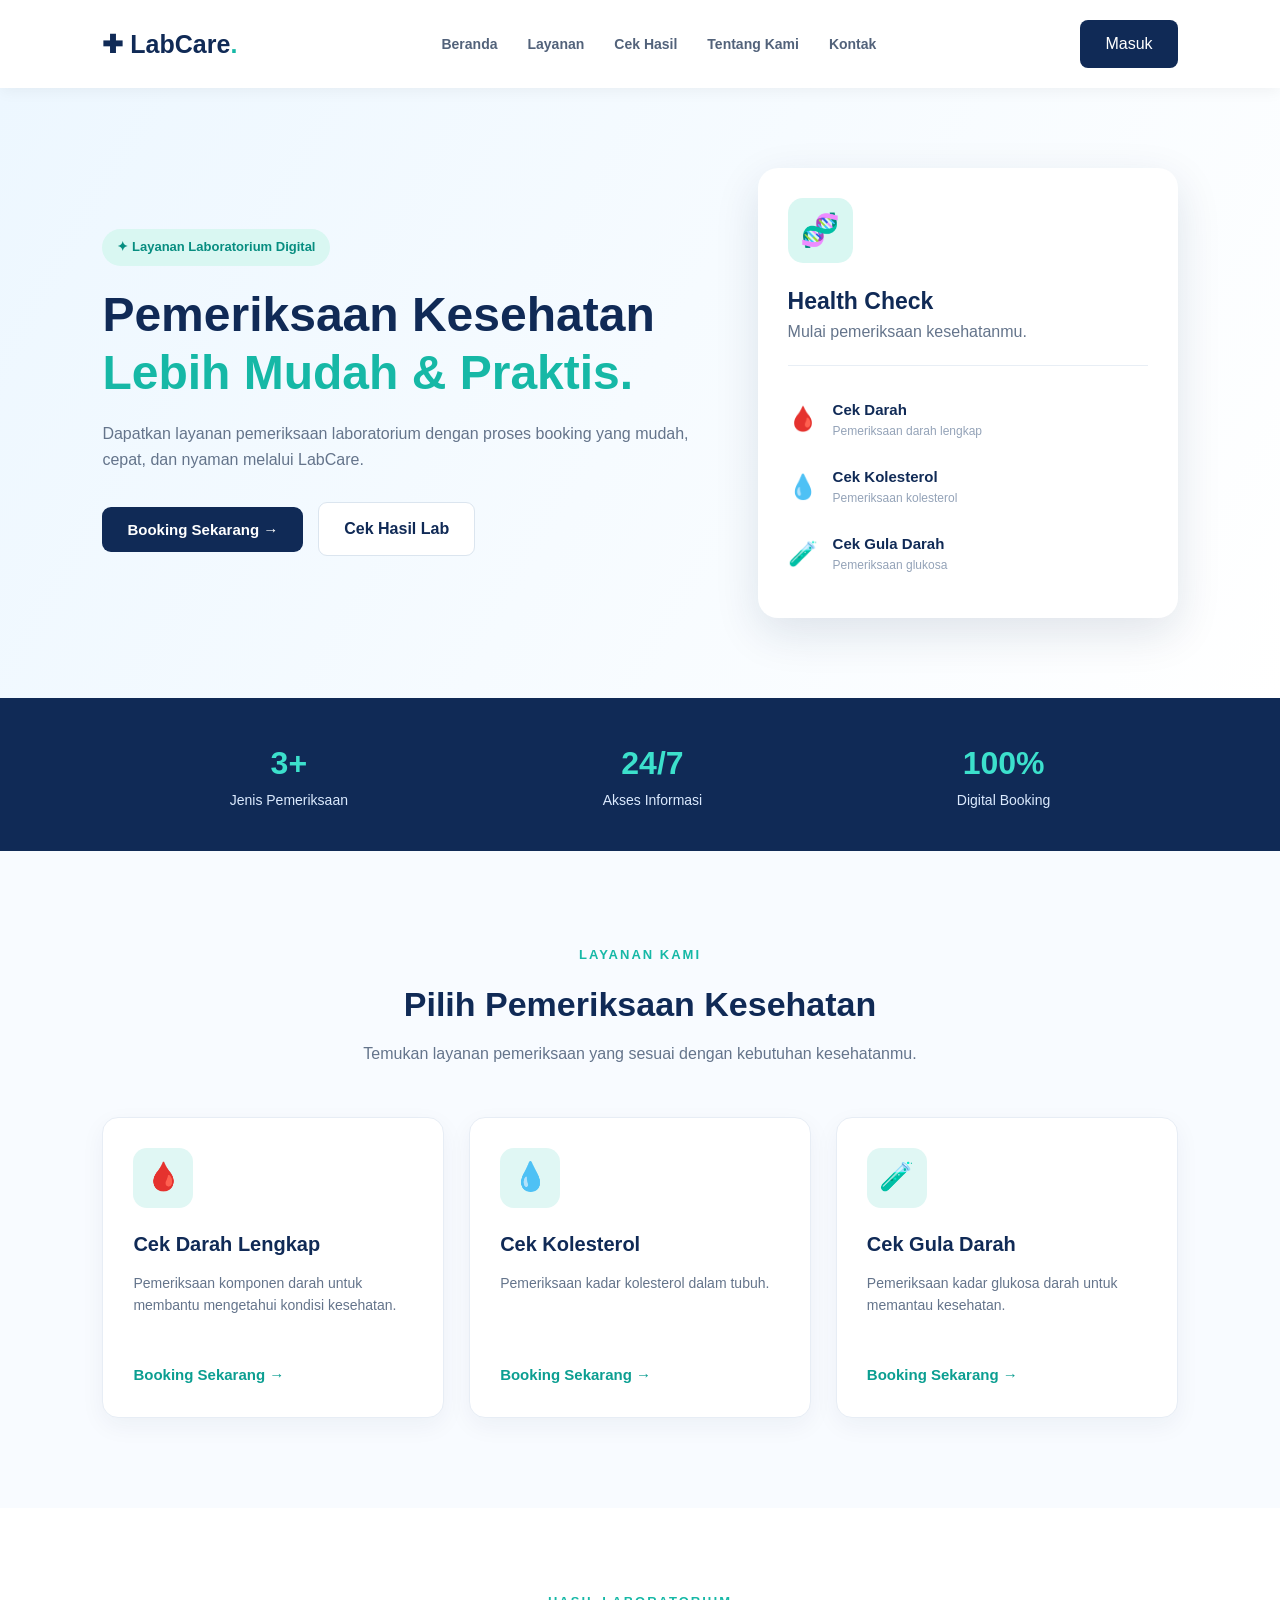
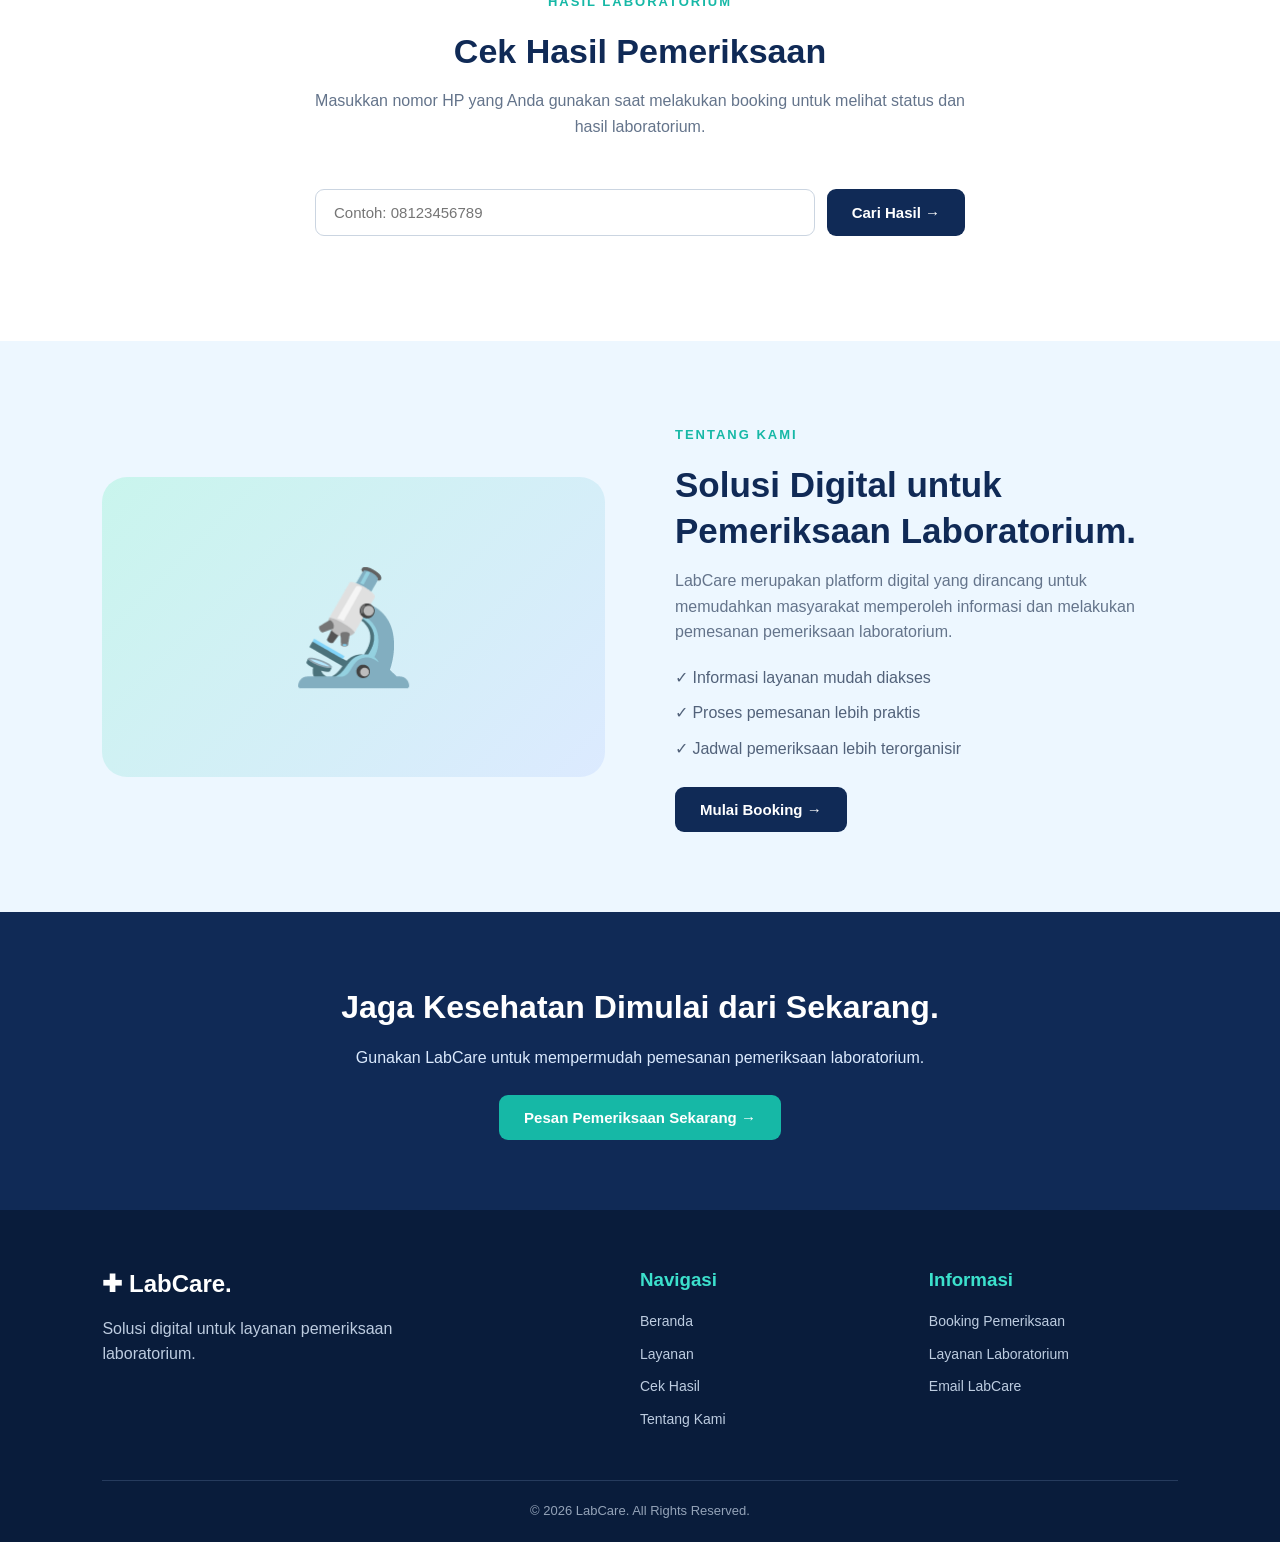
<file: index.html>
<!DOCTYPE html>
<html lang="id">

<head>
    <meta charset="UTF-8">
    <meta name="viewport" content="width=device-width, initial-scale=1.0">
    <title>LabCare | Laboratory Services</title>
    <link rel="stylesheet" href="style.css">
</head>

<body>

    <!-- ================= NAVBAR ================= -->
    <header class="navbar">
        <a href="#beranda" class="logo">
            ✚ LabCare<span>.</span>
        </a>

        <nav>
            <a href="#beranda">Beranda</a>
            <a href="#layanan">Layanan</a>
            <a href="#cek-hasil">Cek Hasil</a>
            <a href="#tentang">Tentang Kami</a>
            <a href="#kontak">Kontak</a>
        </nav>

        <a href="login.html" class="btn-login">
            Masuk
        </a>
    </header>

    <!-- ================= HERO ================= -->
    <section class="hero" id="beranda">
        <div class="hero-content">
            <span class="tagline">
                ✦ Layanan Laboratorium Digital
            </span>

            <h1>
                Pemeriksaan Kesehatan
                <span>Lebih Mudah & Praktis.</span>
            </h1>

            <p>
                Dapatkan layanan pemeriksaan laboratorium
                dengan proses booking yang mudah, cepat,
                dan nyaman melalui LabCare.
            </p>

            <div class="hero-buttons">
                <button class="btn-primary" onclick="booking()">
                    Booking Sekarang →
                </button>

                <a href="#cek-hasil" class="btn-secondary">
                    Cek Hasil Lab
                </a>
            </div>
        </div>

        <div class="hero-visual">
            <div class="medical-card">
                <div class="medical-icon">🧬</div>
                <h3>Health Check</h3>
                <p>Mulai pemeriksaan kesehatanmu.</p>
                <hr>

                <div class="medical-item">
                    🩸
                    <div>
                        <strong>Cek Darah</strong>
                        <small>Pemeriksaan darah lengkap</small>
                    </div>
                </div>

                <div class="medical-item">
                    💧
                    <div>
                        <strong>Cek Kolesterol</strong>
                        <small>Pemeriksaan kolesterol</small>
                    </div>
                </div>

                <div class="medical-item">
                    🧪
                    <div>
                        <strong>Cek Gula Darah</strong>
                        <small>Pemeriksaan glukosa</small>
                    </div>
                </div>
            </div>
        </div>
    </section>

    <!-- ================= STATISTIK ================= -->
    <section class="statistics">
        <div class="stat-item">
            <h2>3+</h2>
            <p>Jenis Pemeriksaan</p>
        </div>
        <div class="stat-item">
            <h2>24/7</h2>
            <p>Akses Informasi</p>
        </div>
        <div class="stat-item">
            <h2>100%</h2>
            <p>Digital Booking</p>
        </div>
    </section>

    <!-- ================= LAYANAN ================= -->
    <section class="services" id="layanan">
        <div class="section-heading">
            <span>LAYANAN KAMI</span>
            <h2>Pilih Pemeriksaan Kesehatan</h2>
            <p>
                Temukan layanan pemeriksaan yang sesuai
                dengan kebutuhan kesehatanmu.
            </p>
        </div>

        <div class="service-container">
            <div class="service-card">
                <div class="service-icon">🩸</div>
                <h3>Cek Darah Lengkap</h3>
                <p>
                    Pemeriksaan komponen darah untuk
                    membantu mengetahui kondisi kesehatan.
                </p>
                <button onclick="booking('Cek Darah Lengkap')">
                    Booking Sekarang →
                </button>
            </div>

            <div class="service-card">
                <div class="service-icon">💧</div>
                <h3>Cek Kolesterol</h3>
                <p>
                    Pemeriksaan kadar kolesterol
                    dalam tubuh.
                </p>
                <button onclick="booking('Cek Kolesterol')">
                    Booking Sekarang →
                </button>
            </div>

            <div class="service-card">
                <div class="service-icon">🧪</div>
                <h3>Cek Gula Darah</h3>
                <p>
                    Pemeriksaan kadar glukosa darah
                    untuk memantau kesehatan.
                </p>
                <button onclick="booking('Cek Gula Darah')">
                    Booking Sekarang →
                </button>
            </div>
        </div>
    </section>

    <!-- ================= CEK HASIL PEMERIKSAAN ================= -->
    <section class="check-result" id="cek-hasil">
        <div class="section-heading">
            <span>HASIL LABORATORIUM</span>
            <h2>Cek Hasil Pemeriksaan</h2>
            <p>
                Masukkan nomor HP yang Anda gunakan saat melakukan booking
                untuk melihat status dan hasil laboratorium.
            </p>
        </div>

        <div class="search-result-box">
            <form id="cekHasilForm">
                <input
                    type="tel"
                    id="cariTelepon"
                    placeholder="Contoh: 08123456789"
                    required>
                <button type="submit" class="btn-primary">
                    Cari Hasil →
                </button>
            </form>

            <!-- Tempat menampilkan hasil pencarian -->
            <div id="hasilContainer" class="hasil-container"></div>
        </div>
    </section>

    <!-- ================= TENTANG KAMI ================= -->
    <section class="about" id="tentang">
        <div class="about-visual">
            <div class="about-icon">🔬</div>
        </div>

        <div class="about-content">
            <span>TENTANG KAMI</span>
            <h2>
                Solusi Digital untuk
                Pemeriksaan Laboratorium.
            </h2>
            <p>
                LabCare merupakan platform digital yang
                dirancang untuk memudahkan masyarakat
                memperoleh informasi dan melakukan
                pemesanan pemeriksaan laboratorium.
            </p>
            <ul>
                <li>✓ Informasi layanan mudah diakses</li>
                <li>✓ Proses pemesanan lebih praktis</li>
                <li>✓ Jadwal pemeriksaan lebih terorganisir</li>
            </ul>
            <button class="btn-primary" onclick="booking()">
                Mulai Booking →
            </button>
        </div>
    </section>

    <!-- ================= CTA ================= -->
    <section class="cta">
        <h2>Jaga Kesehatan Dimulai dari Sekarang.</h2>
        <p>
            Gunakan LabCare untuk mempermudah
            pemesanan pemeriksaan laboratorium.
        </p>
        <button onclick="booking()">
            Pesan Pemeriksaan Sekarang →
        </button>
    </section>

    <!-- ================= FOOTER ================= -->
    <footer id="kontak">
        <div class="footer-content">
            <div>
                <h2>✚ LabCare.</h2>
                <p>
                    Solusi digital untuk layanan
                    pemeriksaan laboratorium.
                </p>
            </div>

            <div>
                <h3>Navigasi</h3>
                <a href="#beranda">Beranda</a>
                <a href="#layanan">Layanan</a>
                <a href="#cek-hasil">Cek Hasil</a>
                <a href="#tentang">Tentang Kami</a>
            </div>

            <div>
                <h3>Informasi</h3>
                <a href="#layanan">Booking Pemeriksaan</a>
                <a href="#layanan">Layanan Laboratorium</a>
                <a href="mailto:info@labcare.com">Email LabCare</a>
            </div>
        </div>

        <div class="copyright">
            © 2026 LabCare. All Rights Reserved.
        </div>
    </footer>

    <!-- ================= BOOKING MODAL ================= -->
    <div id="bookingModal" class="booking-overlay" hidden>
        <div class="booking-box">
            <button class="close-booking" onclick="tutupBooking()">
                &times;
            </button>
            <h2>Booking Pemeriksaan</h2>
            <p>Silakan lengkapi data berikut.</p>

            <form id="bookingForm">
                <label for="nama">Nama Lengkap</label>
                <input type="text" id="nama" required>

                <label for="telepon">Nomor HP</label>
                <input type="tel" id="telepon" required>

                <label for="layanan">Pilih Pemeriksaan</label>
                <select id="layanan" required>
                    <option value="">Pilih Layanan</option>
                    <option value="Cek Darah Lengkap">Cek Darah Lengkap</option>
                    <option value="Cek Kolesterol">Cek Kolesterol</option>
                    <option value="Cek Gula Darah">Cek Gula Darah</option>
                </select>

                <label for="tanggal">Tanggal Pemeriksaan</label>
                <input type="date" id="tanggal" required>

                <button type="submit" class="btn-submit">
                    Konfirmasi Booking
                </button>
            </form>
        </div>
    </div>

    <!-- ================= JAVASCRIPT ================= -->
    <script src="script.js"></script>

</body>
</html>
</file>
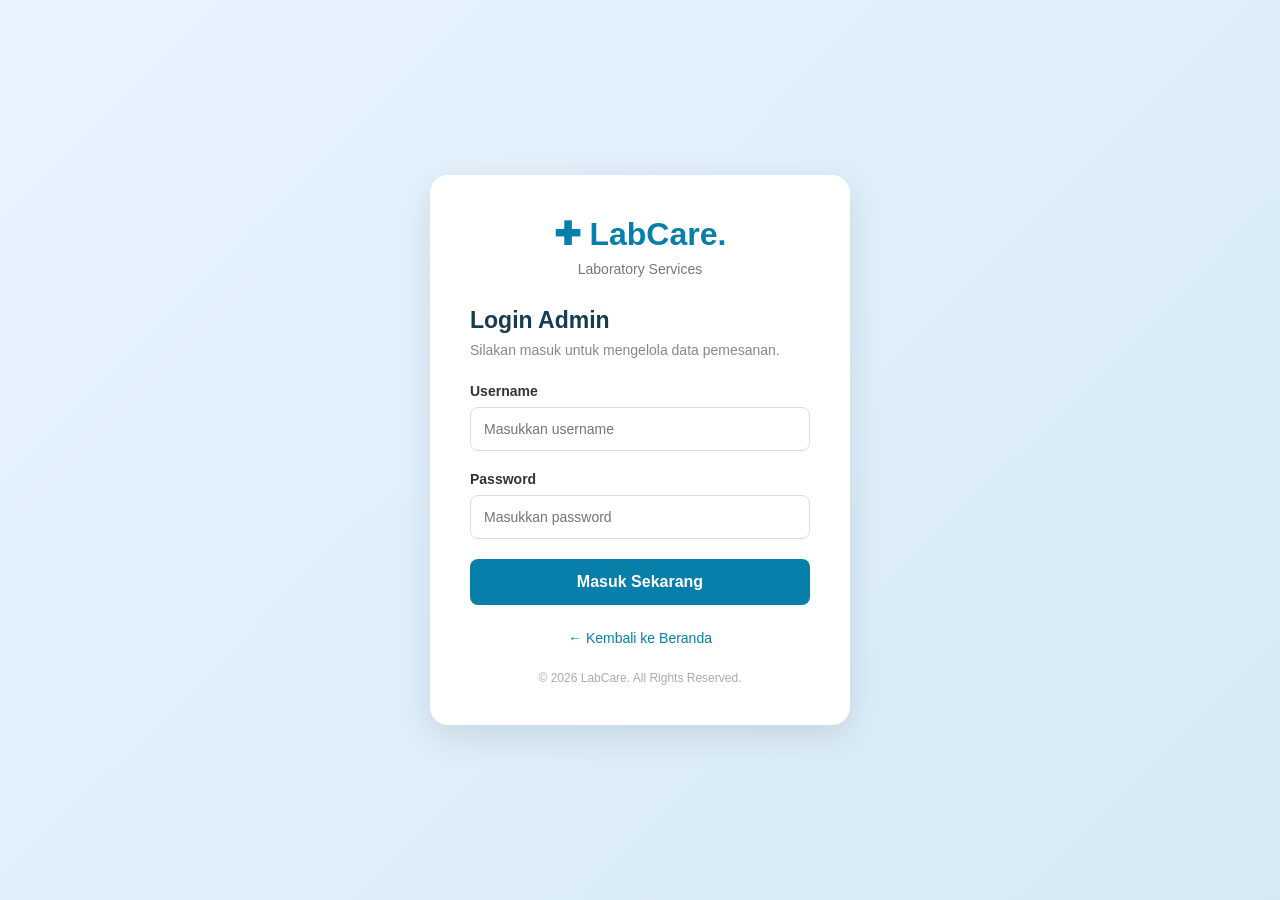
<file: dashboard.html>
<!DOCTYPE html>
<html lang="id">

<head>
    <meta charset="UTF-8">
    <meta name="viewport" content="width=device-width, initial-scale=1.0">
    <title>Dashboard Admin | LabCare</title>

    <style>
        * {
            margin: 0;
            padding: 0;
            box-sizing: border-box;
            font-family: Arial, sans-serif;
        }

        body {
            background: #f1f5f9;
            color: #263746;
        }

        /* SIDEBAR */
        .sidebar {
            width: 240px;
            height: 100vh;
            background: #123b55;
            color: white;
            position: fixed;
            padding: 25px 20px;
        }

        .sidebar h2 {
            margin-bottom: 40px;
            color: #55d6e8;
        }

        .sidebar a {
            display: block;
            color: white;
            text-decoration: none;
            padding: 14px;
            border-radius: 8px;
            margin-bottom: 10px;
        }

        .sidebar a.active,
        .sidebar a:hover {
            background: #087eaa;
        }

        /* MAIN CONTENT */
        .main-content {
            margin-left: 240px;
            padding: 30px;
        }

        .topbar {
            display: flex;
            justify-content: space-between;
            align-items: center;
            margin-bottom: 30px;
            gap: 15px;
        }

        .topbar h1 {
            font-size: 26px;
        }

        .logout-button {
            background: #e74c3c;
            color: white;
            border: none;
            padding: 11px 20px;
            border-radius: 7px;
            cursor: pointer;
        }

        /* STATISTICS */
        .stats-container {
            display: grid;
            grid-template-columns: repeat(3, 1fr);
            gap: 20px;
            margin-bottom: 30px;
        }

        .stat-card {
            background: white;
            padding: 25px;
            border-radius: 12px;
            box-shadow: 0 3px 12px rgba(0,0,0,0.05);
        }

        .stat-card p {
            color: #777;
            margin-bottom: 12px;
        }

        .stat-card h2 {
            font-size: 30px;
            color: #087eaa;
        }

        /* TABLE */
        .table-container {
            background: white;
            padding: 25px;
            border-radius: 12px;
            overflow-x: auto;
        }

        .table-header {
            display: flex;
            justify-content: space-between;
            align-items: center;
            margin-bottom: 20px;
            gap: 12px;
        }

        .table-header button {
            background: #e74c3c;
            color: white;
            border: none;
            padding: 10px 14px;
            border-radius: 6px;
            cursor: pointer;
        }

        table {
            width: 100%;
            border-collapse: collapse;
            min-width: 850px;
        }

        th, td {
            padding: 14px;
            text-align: left;
            border-bottom: 1px solid #eee;
            font-size: 14px;
        }

        th {
            background: #edf6fa;
            color: #123b55;
        }

        select {
            padding: 7px;
            border: 1px solid #ddd;
            border-radius: 5px;
        }

        .action-group {
            display: flex;
            gap: 8px;
        }

        .result-button {
            background: #e0f7f4;
            color: #078d80;
            border: none;
            padding: 8px 12px;
            border-radius: 5px;
            cursor: pointer;
            font-weight: bold;
        }

        .result-button:hover {
            background: #16b8a6;
            color: white;
        }

        .delete-button {
            background: #fff0ed;
            color: #d93025;
            border: none;
            padding: 8px 12px;
            border-radius: 5px;
            cursor: pointer;
        }

        .badge-hasil {
            display: inline-block;
            padding: 4px 8px;
            border-radius: 4px;
            font-size: 12px;
            font-weight: bold;
        }

        .badge-ada {
            background: #d9f7f2;
            color: #078d80;
        }

        .badge-belum {
            background: #f1f5f9;
            color: #64748b;
        }

        .empty-message {
            text-align: center;
            padding: 30px;
            color: #888;
        }

        /* MODAL INPUT HASIL */
        .modal-overlay {
            position: fixed;
            inset: 0;
            background: rgba(0, 0, 0, 0.6);
            display: flex;
            justify-content: center;
            align-items: center;
            padding: 20px;
            z-index: 1000;
        }

        .modal-overlay[hidden] {
            display: none !important;
        }

        .modal-box {
            background: white;
            width: 100%;
            max-width: 450px;
            padding: 30px;
            border-radius: 14px;
            position: relative;
        }

        .modal-box h2 {
            color: #123b55;
            margin-bottom: 5px;
        }

        .modal-box p {
            color: #64748b;
            font-size: 14px;
            margin-bottom: 20px;
        }

        .modal-box label {
            display: block;
            font-weight: bold;
            font-size: 14px;
            margin-bottom: 6px;
        }

        .modal-box input,
        .modal-box textarea {
            width: 100%;
            padding: 10px;
            border: 1px solid #ddd;
            border-radius: 7px;
            margin-bottom: 15px;
            font-size: 14px;
        }

        .modal-actions {
            display: flex;
            justify-content: flex-end;
            gap: 10px;
        }

        .btn-cancel {
            background: #e2e8f0;
            color: #334155;
            border: none;
            padding: 10px 16px;
            border-radius: 6px;
            cursor: pointer;
        }

        .btn-save {
            background: #087eaa;
            color: white;
            border: none;
            padding: 10px 16px;
            border-radius: 6px;
            cursor: pointer;
        }

        /* RESPONSIVE */
        @media (max-width: 800px) {
            .sidebar {
                width: 100%;
                height: auto;
                position: relative;
            }
            .sidebar h2 {
                margin-bottom: 15px;
            }
            .main-content {
                margin-left: 0;
                padding: 18px;
            }
            .stats-container {
                grid-template-columns: 1fr;
            }
            .topbar {
                align-items: flex-start;
            }
        }
    </style>
</head>

<body>

    <!-- SIDEBAR -->
    <aside class="sidebar">
        <h2>✚ LabCare.</h2>
        <a href="#" class="active">Dashboard</a>
        <a href="#data-booking">Data Booking</a>
        <a href="index.html">Halaman Utama</a>
    </aside>

    <!-- MAIN CONTENT -->
    <main class="main-content">

        <header class="topbar">
            <div>
                <h1>Dashboard Admin</h1>
                <p>Selamat datang di panel administrator LabCare.</p>
            </div>
            <button class="logout-button" onclick="logout()">Logout</button>
        </header>

        <!-- STATISTIK -->
        <section class="stats-container">
            <div class="stat-card">
                <p>Total Booking</p>
                <h2 id="totalBooking">0</h2>
            </div>
            <div class="stat-card">
                <p>Menunggu Konfirmasi</p>
                <h2 id="menungguBooking">0</h2>
            </div>
            <div class="stat-card">
                <p>Booking Selesai</p>
                <h2 id="selesaiBooking">0</h2>
            </div>
        </section>

        <!-- TABEL BOOKING -->
        <section class="table-container" id="data-booking">
            <div class="table-header">
                <h2>Data Booking Pasien</h2>
                <button onclick="hapusSemuaBooking()">Hapus Semua Data</button>
            </div>

            <table>
                <thead>
                    <tr>
                        <th>No</th>
                        <th>Nama Pasien</th>
                        <th>Nomor HP</th>
                        <th>Layanan</th>
                        <th>Tanggal</th>
                        <th>Status</th>
                        <th>Hasil Lab</th>
                        <th>Aksi</th>
                    </tr>
                </thead>
                <tbody id="bookingTable"></tbody>
            </table>

            <p id="emptyMessage" class="empty-message">Belum ada data booking.</p>
        </section>

    </main>

    <!-- MODAL INPUT HASIL PEMERIKSAAN -->
    <div id="hasilModal" class="modal-overlay" hidden>
        <div class="modal-box">
            <h2>Input Hasil Pemeriksaan</h2>
            <p id="infoPasienModal">Pasien: -</p>

            <form id="hasilForm">
                <input type="hidden" id="editIndex">

                <label for="nilaiHasil">Hasil Pemeriksaan (Contoh: Kolesterol 185 mg/dL - Normal)</label>
                <input type="text" id="nilaiHasil" placeholder="Masukkan hasil pemeriksaan..." required>

                <label for="catatanDokter">Catatan / Rekomendasi Lab</label>
                <textarea id="catatanDokter" rows="3" placeholder="Contoh: Kadar dalam batas normal, tetap jaga pola makan."></textarea>

                <div class="modal-actions">
                    <button type="button" class="btn-cancel" onclick="tutupModalHasil()">Batal</button>
                    <button type="submit" class="btn-save">Simpan Hasil</button>
                </div>
            </form>
        </div>
    </div>

    <!-- JAVASCRIPT -->
    <script>
        // Memeriksa login admin
        if (sessionStorage.getItem("adminLogin") !== "true") {
            window.location.replace("login.html");
        }

        let daftarBooking = JSON.parse(localStorage.getItem("daftarBooking")) || [];

        function tampilkanBooking() {
            const tabel = document.getElementById("bookingTable");
            const pesanKosong = document.getElementById("emptyMessage");

            tabel.innerHTML = "";
            let menunggu = 0;
            let selesai = 0;

            daftarBooking.forEach((booking, index) => {
                const status = booking.status || "Menunggu Konfirmasi";
                if (status === "Menunggu Konfirmasi") menunggu++;
                if (status === "Selesai") selesai++;

                const baris = document.createElement("tr");

                const data = [
                    index + 1,
                    booking.nama || "-",
                    booking.telepon || "-",
                    booking.layanan || "-",
                    booking.tanggal || "-"
                ];

                data.forEach(nilai => {
                    const kolom = document.createElement("td");
                    kolom.textContent = nilai;
                    baris.appendChild(kolom);
                });

                // Kolom status
                const kolomStatus = document.createElement("td");
                const pilihanStatus = document.createElement("select");

                ["Menunggu Konfirmasi", "Diproses", "Selesai"].forEach(item => {
                    const opsi = document.createElement("option");
                    opsi.value = item;
                    opsi.textContent = item;
                    if (status === item) opsi.selected = true;
                    pilihanStatus.appendChild(opsi);
                });

                pilihanStatus.addEventListener("change", function() {
                    daftarBooking[index].status = this.value;
                    localStorage.setItem("daftarBooking", JSON.stringify(daftarBooking));
                    tampilkanBooking();
                });

                kolomStatus.appendChild(pilihanStatus);
                baris.appendChild(kolomStatus);

                // Kolom Indikator Hasil Lab
                const kolomHasil = document.createElement("td");
                const badge = document.createElement("span");
                if (booking.hasilLab) {
                    badge.className = "badge-hasil badge-ada";
                    badge.textContent = "Tersedia";
                } else {
                    badge.className = "badge-hasil badge-belum";
                    badge.textContent = "Belum Diinput";
                }
                kolomHasil.appendChild(badge);
                baris.appendChild(kolomHasil);

                // Kolom Aksi
                const kolomAksi = document.createElement("td");
                const grupAksi = document.createElement("div");
                grupAksi.className = "action-group";

                const tombolHasil = document.createElement("button");
                tombolHasil.textContent = booking.hasilLab ? "Edit Hasil" : "Input Hasil";
                tombolHasil.className = "result-button";
                tombolHasil.addEventListener("click", function() {
                    bukaModalHasil(index);
                });

                const tombolHapus = document.createElement("button");
                tombolHapus.textContent = "Hapus";
                tombolHapus.className = "delete-button";
                tombolHapus.addEventListener("click", function() {
                    hapusBooking(index);
                });

                grupAksi.appendChild(tombolHasil);
                grupAksi.appendChild(tombolHapus);
                kolomAksi.appendChild(grupAksi);
                baris.appendChild(kolomAksi);

                tabel.appendChild(baris);
            });

            document.getElementById("totalBooking").textContent = daftarBooking.length;
            document.getElementById("menungguBooking").textContent = menunggu;
            document.getElementById("selesaiBooking").textContent = selesai;
            pesanKosong.style.display = daftarBooking.length === 0 ? "block" : "none";
        }

        // Buka Modal Input Hasil
        function bukaModalHasil(index) {
            const booking = daftarBooking[index];
            document.getElementById("editIndex").value = index;
            document.getElementById("infoPasienModal").textContent =
                `Pasien: ${booking.nama} (${booking.layanan})`;
            document.getElementById("nilaiHasil").value = booking.hasilLab || "";
            document.getElementById("catatanDokter").value = booking.catatanLab || "";
            document.getElementById("hasilModal").hidden = false;
        }

        function tutupModalHasil() {
            document.getElementById("hasilModal").hidden = true;
        }

        // Simpan Hasil Pemeriksaan
        document.getElementById("hasilForm").addEventListener("submit", function(e) {
            e.preventDefault();
            const index = document.getElementById("editIndex").value;
            daftarBooking[index].hasilLab = document.getElementById("nilaiHasil").value;
            daftarBooking[index].catatanLab = document.getElementById("catatanDokter").value;
            daftarBooking[index].status = "Selesai"; // Otomatis ubah status jadi Selesai

            localStorage.setItem("daftarBooking", JSON.stringify(daftarBooking));
            tutupModalHasil();
            tampilkanBooking();
            alert("Hasil pemeriksaan berhasil disimpan!");
        });

        function hapusBooking(index) {
            if (confirm("Apakah kamu yakin ingin menghapus booking ini?")) {
                daftarBooking.splice(index, 1);
                localStorage.setItem("daftarBooking", JSON.stringify(daftarBooking));
                tampilkanBooking();
            }
        }

        function hapusSemuaBooking() {
            if (daftarBooking.length === 0) {
                alert("Belum ada data booking.");
                return;
            }
            if (confirm("Yakin ingin menghapus semua data booking?")) {
                daftarBooking = [];
                localStorage.setItem("daftarBooking", JSON.stringify(daftarBooking));
                tampilkanBooking();
            }
        }

        function logout() {
            if (confirm("Apakah kamu yakin ingin logout?")) {
                sessionStorage.removeItem("adminLogin");
                window.location.href = "login.html";
            }
        }

        tampilkanBooking();
    </script>

</body>
</html>
</file>
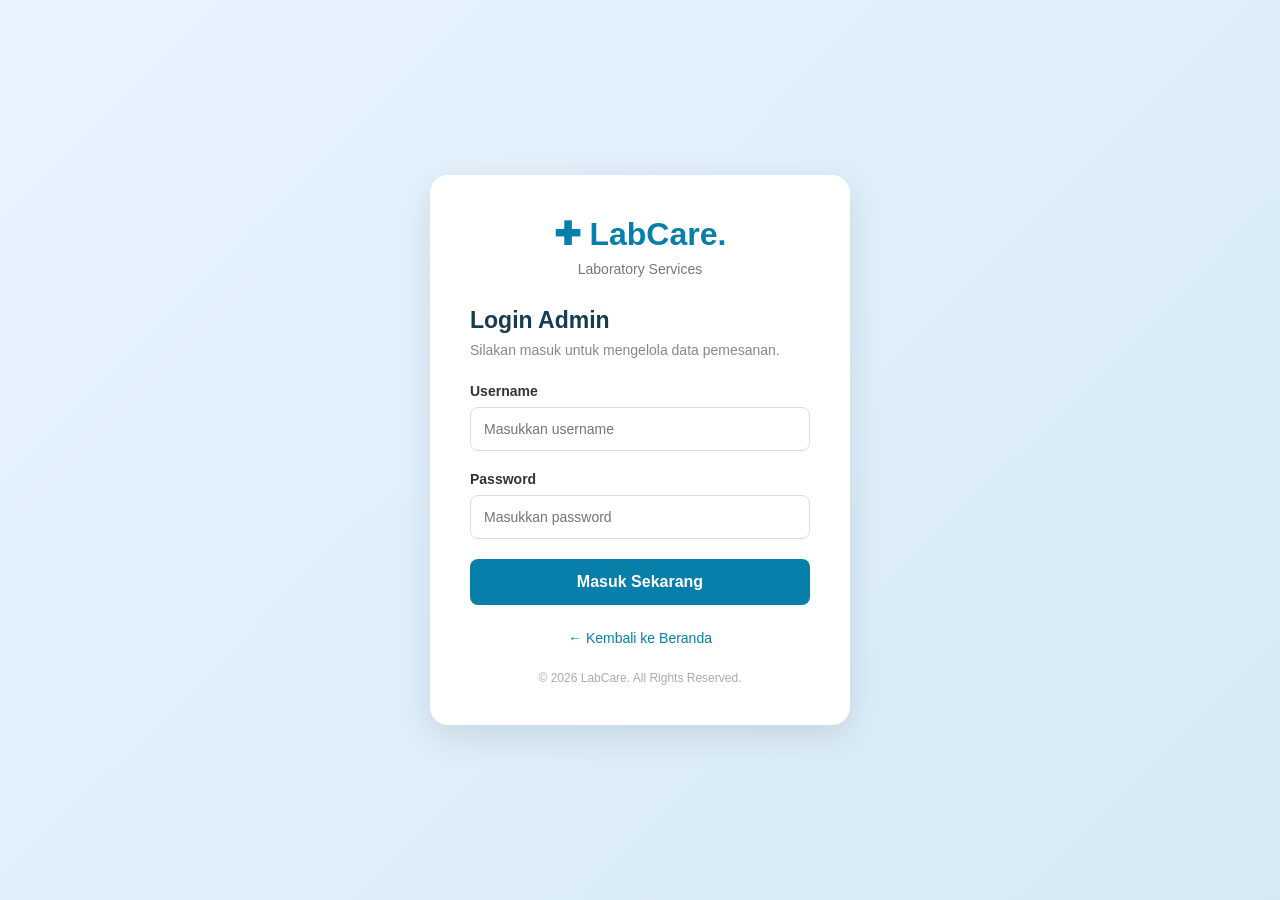
<file: login.html>
<!DOCTYPE html>
<html lang="id">

<head>
    <meta charset="UTF-8">
    <meta name="viewport" content="width=device-width, initial-scale=1.0">

    <title>Login Admin | LabCare</title>

    <style>
        * {
            margin: 0;
            padding: 0;
            box-sizing: border-box;
            font-family: Arial, sans-serif;
        }

        body {
            min-height: 100vh;
            display: flex;
            justify-content: center;
            align-items: center;
            background: linear-gradient(135deg, #e8f4ff, #d5e9f5);
        }

        .login-container {
            width: 90%;
            max-width: 420px;
            background: white;
            padding: 40px;
            border-radius: 18px;
            box-shadow: 0 10px 35px rgba(0, 0, 0, 0.1);
        }

        .login-logo {
            text-align: center;
            margin-bottom: 30px;
        }

        .login-logo h1 {
            color: #087eaa;
            font-size: 32px;
            margin-bottom: 8px;
        }

        .login-logo p {
            color: #777;
            font-size: 14px;
        }

        .login-container h2 {
            color: #173b50;
            margin-bottom: 8px;
            font-size: 23px;
        }

        .login-description {
            color: #888;
            font-size: 14px;
            margin-bottom: 25px;
        }

        .login-group {
            margin-bottom: 20px;
        }

        .login-group label {
            display: block;
            margin-bottom: 8px;
            color: #333;
            font-weight: bold;
            font-size: 14px;
        }

        .login-group input {
            width: 100%;
            padding: 13px;
            border: 1px solid #ddd;
            border-radius: 8px;
            outline: none;
            font-size: 14px;
        }

        .login-group input:focus {
            border-color: #087eaa;
        }

        .login-button {
            width: 100%;
            padding: 14px;
            background: #087eaa;
            color: white;
            border: none;
            border-radius: 8px;
            font-size: 16px;
            font-weight: bold;
            cursor: pointer;
            transition: 0.3s;
        }

        .login-button:hover {
            background: #066587;
        }

        .login-message {
            text-align: center;
            margin-top: 15px;
            font-size: 14px;
            color: #d93025;
        }

        .back-home {
            display: block;
            text-align: center;
            margin-top: 25px;
            text-decoration: none;
            color: #087eaa;
            font-size: 14px;
        }

        .back-home:hover {
            text-decoration: underline;
        }

        .login-footer {
            text-align: center;
            margin-top: 25px;
            font-size: 12px;
            color: #aaa;
        }
    </style>

</head>

<body>

    <div class="login-container">

        <div class="login-logo">
            <h1>✚ LabCare.</h1>
            <p>Laboratory Services</p>
        </div>

        <h2>Login Admin</h2>

        <p class="login-description">
            Silakan masuk untuk mengelola data pemesanan.
        </p>

        <form id="loginForm">

            <div class="login-group">
                <label for="username">Username</label>

                <input
                    type="text"
                    id="username"
                    placeholder="Masukkan username"
                    required>
            </div>

            <div class="login-group">
                <label for="password">Password</label>

                <input
                    type="password"
                    id="password"
                    placeholder="Masukkan password"
                    required>
            </div>

            <button type="submit" class="login-button">
                Masuk Sekarang
            </button>

            <p id="loginMessage" class="login-message"></p>

        </form>

        <a href="index.html" class="back-home">
            ← Kembali ke Beranda
        </a>

        <div class="login-footer">
            © 2026 LabCare. All Rights Reserved.
        </div>

    </div>

    <script>
        const loginForm = document.getElementById("loginForm");

        loginForm.addEventListener("submit", function(event) {

            event.preventDefault();

            const username = document.getElementById("username").value;
            const password = document.getElementById("password").value;

            const message = document.getElementById("loginMessage");

            // Akun admin untuk demonstrasi proyek
            if (username === "admin" && password === "labcare123") {

                sessionStorage.setItem("adminLogin", "true");

                window.location.href = "dashboard.html";

            } else {

                message.textContent = "Username atau password salah!";

            }

        });
    </script>

</body>
</html>
</file>
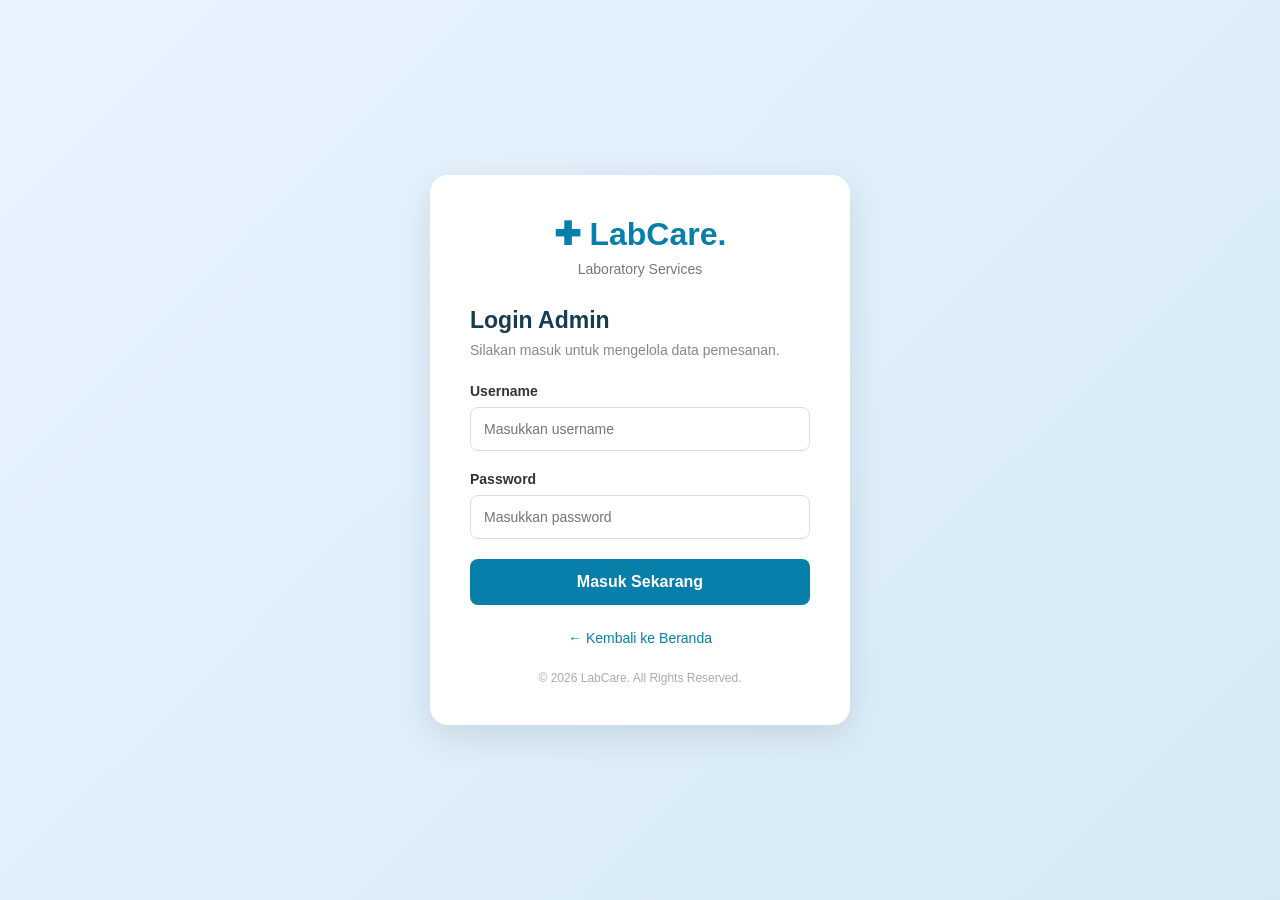
<file: Login.html>
<!DOCTYPE html>
<html lang="id">

<head>
    <meta charset="UTF-8">
    <meta name="viewport" content="width=device-width, initial-scale=1.0">

    <title>Login Admin | LabCare</title>

    <style>
        * {
            margin: 0;
            padding: 0;
            box-sizing: border-box;
            font-family: Arial, sans-serif;
        }

        body {
            min-height: 100vh;
            display: flex;
            justify-content: center;
            align-items: center;
            background: linear-gradient(135deg, #e8f4ff, #d5e9f5);
        }

        .login-container {
            width: 90%;
            max-width: 420px;
            background: white;
            padding: 40px;
            border-radius: 18px;
            box-shadow: 0 10px 35px rgba(0, 0, 0, 0.1);
        }

        .login-logo {
            text-align: center;
            margin-bottom: 30px;
        }

        .login-logo h1 {
            color: #087eaa;
            font-size: 32px;
            margin-bottom: 8px;
        }

        .login-logo p {
            color: #777;
            font-size: 14px;
        }

        .login-container h2 {
            color: #173b50;
            margin-bottom: 8px;
            font-size: 23px;
        }

        .login-description {
            color: #888;
            font-size: 14px;
            margin-bottom: 25px;
        }

        .login-group {
            margin-bottom: 20px;
        }

        .login-group label {
            display: block;
            margin-bottom: 8px;
            color: #333;
            font-weight: bold;
            font-size: 14px;
        }

        .login-group input {
            width: 100%;
            padding: 13px;
            border: 1px solid #ddd;
            border-radius: 8px;
            outline: none;
            font-size: 14px;
        }

        .login-group input:focus {
            border-color: #087eaa;
        }

        .login-button {
            width: 100%;
            padding: 14px;
            background: #087eaa;
            color: white;
            border: none;
            border-radius: 8px;
            font-size: 16px;
            font-weight: bold;
            cursor: pointer;
            transition: 0.3s;
        }

        .login-button:hover {
            background: #066587;
        }

        .login-message {
            text-align: center;
            margin-top: 15px;
            font-size: 14px;
            color: #d93025;
        }

        .back-home {
            display: block;
            text-align: center;
            margin-top: 25px;
            text-decoration: none;
            color: #087eaa;
            font-size: 14px;
        }

        .back-home:hover {
            text-decoration: underline;
        }

        .login-footer {
            text-align: center;
            margin-top: 25px;
            font-size: 12px;
            color: #aaa;
        }
    </style>

</head>

<body>

    <div class="login-container">

        <div class="login-logo">
            <h1>✚ LabCare.</h1>
            <p>Laboratory Services</p>
        </div>

        <h2>Login Admin</h2>

        <p class="login-description">
            Silakan masuk untuk mengelola data pemesanan.
        </p>

        <form id="loginForm">

            <div class="login-group">
                <label for="username">Username</label>

                <input
                    type="text"
                    id="username"
                    placeholder="Masukkan username"
                    required>
            </div>

            <div class="login-group">
                <label for="password">Password</label>

                <input
                    type="password"
                    id="password"
                    placeholder="Masukkan password"
                    required>
            </div>

            <button type="submit" class="login-button">
                Masuk Sekarang
            </button>

            <p id="loginMessage" class="login-message"></p>

        </form>

        <a href="index.html" class="back-home">
            ← Kembali ke Beranda
        </a>

        <div class="login-footer">
            © 2026 LabCare. All Rights Reserved.
        </div>

    </div>

    <script>
        const loginForm = document.getElementById("loginForm");

        loginForm.addEventListener("submit", function(event) {

            event.preventDefault();

            const username = document.getElementById("username").value;
            const password = document.getElementById("password").value;

            const message = document.getElementById("loginMessage");

            // Akun admin untuk demonstrasi proyek
            if (username === "admin" && password === "labcare123") {

                sessionStorage.setItem("adminLogin", "true");

                window.location.href = "dashboard.html";

            } else {

                message.textContent = "Username atau password salah!";

            }

        });
    </script>

</body>
</html>
</file>
<file: style.css>
/* ===============================
   RESET DAN PENGATURAN DASAR
================================ */

* {
    margin: 0;
    padding: 0;
    box-sizing: border-box;
    font-family: 'Segoe UI', Arial, sans-serif;
    scroll-behavior: smooth;
}

body {
    background-color: #f8fbff;
    color: #172b4d;
    line-height: 1.6;
}

button {
    cursor: pointer;
    border: none;
    font-size: 15px;
    transition: 0.3s;
}

a {
    text-decoration: none;
    color: inherit;
}


/* ===============================
   NAVBAR
================================ */

.navbar {
    width: 100%;
    padding: 20px 8%;
    display: flex;
    justify-content: space-between;
    align-items: center;
    background: #ffffff;
    position: sticky;
    top: 0;
    z-index: 100;
    box-shadow: 0 3px 15px rgba(0, 0, 0, 0.05);
}

.logo {
    font-size: 25px;
    font-weight: 800;
    color: #102a56;
}

.logo span {
    color: #16b8a6;
}

.navbar nav {
    display: flex;
    gap: 30px;
}

.navbar nav a {
    font-size: 14px;
    font-weight: 600;
    color: #52627a;
    transition: 0.3s;
}

.navbar nav a:hover {
    color: #16b8a6;
}

.btn-login {
    background: #102a56;
    color: white;
    padding: 11px 25px;
    border-radius: 8px;
}

.btn-login:hover {
    background: #16b8a6;
}


/* ===============================
   HERO SECTION
================================ */

.hero {
    min-height: 580px;
    padding: 80px 8%;
    display: flex;
    align-items: center;
    justify-content: space-between;
    gap: 50px;
    background: linear-gradient(120deg, #edf7ff, #ffffff);
}

.hero-content {
    max-width: 600px;
}

.tagline {
    display: inline-block;
    padding: 8px 15px;
    border-radius: 30px;
    background: #d9f7f2;
    color: #078d80;
    font-size: 13px;
    font-weight: 700;
    margin-bottom: 20px;
}

.hero h1 {
    font-size: 48px;
    line-height: 1.2;
    color: #102a56;
    margin-bottom: 20px;
}

.hero h1 span {
    color: #16b8a6;
}

.hero-content p {
    color: #64748b;
    font-size: 16px;
    margin-bottom: 30px;
}

.hero-buttons {
    display: flex;
    align-items: center;
    gap: 15px;
    flex-wrap: wrap;
}

.btn-primary {
    background: #102a56;
    color: white;
    padding: 14px 25px;
    border-radius: 9px;
    font-weight: 600;
}

.btn-primary:hover {
    background: #16b8a6;
    transform: translateY(-3px);
}

.btn-secondary {
    background: white;
    color: #102a56;
    padding: 13px 25px;
    border: 1px solid #dbe5ef;
    border-radius: 9px;
    font-weight: 600;
}

.btn-secondary:hover {
    border-color: #16b8a6;
    color: #16b8a6;
}


/* ===============================
   HERO MEDICAL CARD
================================ */

.hero-visual {
    width: 420px;
    max-width: 100%;
}

.medical-card {
    background: white;
    padding: 30px;
    border-radius: 20px;
    box-shadow: 0 15px 45px rgba(16, 42, 86, 0.12);
}

.medical-icon {
    width: 65px;
    height: 65px;
    display: flex;
    justify-content: center;
    align-items: center;
    background: #d9f7f2;
    border-radius: 15px;
    font-size: 32px;
    margin-bottom: 20px;
}

.medical-card h3 {
    font-size: 23px;
    color: #102a56;
}

.medical-card > p {
    color: #64748b;
    margin-bottom: 20px;
}

.medical-card hr {
    border: none;
    border-top: 1px solid #e8eef5;
    margin-bottom: 20px;
}

.medical-item {
    display: flex;
    align-items: center;
    gap: 15px;
    padding: 12px 0;
    font-size: 24px;
}

.medical-item div {
    display: flex;
    flex-direction: column;
}

.medical-item strong {
    font-size: 15px;
    color: #102a56;
}

.medical-item small {
    font-size: 12px;
    color: #94a3b8;
}


/* ===============================
   STATISTIK
================================ */

.statistics {
    display: flex;
    justify-content: space-around;
    align-items: center;
    padding: 40px 8%;
    background: #102a56;
    color: white;
    text-align: center;
}

.stat-item h2 {
    font-size: 32px;
    color: #3ce0cc;
}

.stat-item p {
    font-size: 14px;
    color: #dbeafe;
}


/* ===============================
   LAYANAN
================================ */

.services {
    padding: 90px 8%;
}

.section-heading {
    text-align: center;
    max-width: 650px;
    margin: 0 auto 50px;
}

.section-heading span,
.about-content > span {
    color: #16b8a6;
    font-weight: 800;
    font-size: 13px;
    letter-spacing: 2px;
}

.section-heading h2 {
    font-size: 34px;
    color: #102a56;
    margin: 10px 0;
}

.section-heading p {
    color: #64748b;
}

.service-container {
    display: grid;
    grid-template-columns: repeat(3, 1fr);
    gap: 25px;
}

.service-card {
    background: white;
    padding: 30px;
    border-radius: 16px;
    border: 1px solid #e7edf5;
    box-shadow: 0 8px 25px rgba(16, 42, 86, 0.05);
    transition: 0.3s;
}

.service-card:hover {
    transform: translateY(-8px);
    box-shadow: 0 15px 35px rgba(16, 42, 86, 0.12);
}

.service-icon {
    width: 60px;
    height: 60px;
    display: flex;
    justify-content: center;
    align-items: center;
    background: #e0f7f4;
    border-radius: 14px;
    font-size: 28px;
    margin-bottom: 20px;
}

.service-card h3 {
    font-size: 20px;
    color: #102a56;
    margin-bottom: 12px;
}

.service-card p {
    font-size: 14px;
    color: #64748b;
    min-height: 70px;
    margin-bottom: 20px;
}

.service-card button {
    background: transparent;
    color: #0b9e91;
    font-weight: 700;
}

.service-card button:hover {
    color: #102a56;
}


/* ===============================
   CEK HASIL PEMERIKSAAN
================================ */

.check-result {
    padding: 80px 8%;
    background: #ffffff;
}

.search-result-box {
    max-width: 650px;
    margin: 0 auto;
}

#cekHasilForm {
    display: flex;
    gap: 12px;
    margin-bottom: 25px;
}

#cekHasilForm input {
    flex: 1;
    padding: 14px 18px;
    border: 1px solid #cbd5e1;
    border-radius: 9px;
    font-size: 15px;
    outline: none;
}

#cekHasilForm input:focus {
    border-color: #16b8a6;
}

.hasil-container {
    display: flex;
    flex-direction: column;
    gap: 15px;
}

.hasil-card {
    background: #f8fbff;
    border: 1px solid #dbe5ef;
    border-radius: 14px;
    padding: 22px;
    box-shadow: 0 5px 15px rgba(16, 42, 86, 0.04);
}

.hasil-card-header {
    display: flex;
    justify-content: space-between;
    align-items: flex-start;
    gap: 10px;
}

.hasil-card-header h3 {
    color: #102a56;
    font-size: 18px;
}

.hasil-card-header small {
    color: #64748b;
    font-size: 13px;
}

.status-pill {
    background: #d9f7f2;
    color: #078d80;
    padding: 5px 12px;
    border-radius: 20px;
    font-size: 12px;
    font-weight: bold;
}

.hasil-card hr {
    border: none;
    border-top: 1px solid #e2e8f0;
    margin: 15px 0;
}

.hasil-nilai {
    color: #102a56;
    font-size: 15px;
    margin-bottom: 6px;
}

.hasil-catatan {
    color: #475569;
    font-size: 14px;
}

.hasil-pending {
    color: #64748b;
    font-size: 14px;
    font-style: italic;
}

.hasil-kosong {
    text-align: center;
    padding: 20px;
    background: #fff5f5;
    color: #c53030;
    border-radius: 10px;
    font-size: 14px;
}


/* ===============================
   TENTANG KAMI
================================ */

.about {
    display: flex;
    align-items: center;
    gap: 70px;
    padding: 80px 8%;
    background: #edf7ff;
}

.about-visual {
    flex: 1;
    min-height: 300px;
    display: flex;
    justify-content: center;
    align-items: center;
    background: linear-gradient(135deg, #c9f5ed, #dceaff);
    border-radius: 25px;
}

.about-icon {
    font-size: 110px;
}

.about-content {
    flex: 1;
}

.about-content h2 {
    font-size: 35px;
    line-height: 1.3;
    color: #102a56;
    margin: 15px 0;
}

.about-content p {
    color: #64748b;
    margin-bottom: 20px;
}

.about-content ul {
    list-style: none;
    margin-bottom: 25px;
}

.about-content li {
    color: #52627a;
    margin-bottom: 10px;
}


/* ===============================
   CTA
================================ */

.cta {
    padding: 70px 8%;
    text-align: center;
    background: #102a56;
    color: white;
}

.cta h2 {
    font-size: 32px;
    margin-bottom: 12px;
}

.cta p {
    color: #dbeafe;
    margin-bottom: 25px;
}

.cta button {
    background: #16b8a6;
    color: white;
    padding: 14px 25px;
    border-radius: 9px;
    font-weight: 700;
}

.cta button:hover {
    background: white;
    color: #102a56;
}


/* ===============================
   FOOTER
================================ */

footer {
    background: #091c3b;
    color: white;
    padding: 55px 8% 20px;
}

.footer-content {
    display: grid;
    grid-template-columns: 2fr 1fr 1fr;
    gap: 40px;
    margin-bottom: 40px;
}

.footer-content h2 {
    margin-bottom: 12px;
}

.footer-content h3 {
    margin-bottom: 15px;
    color: #3ce0cc;
}

.footer-content p {
    color: #bdcce0;
    max-width: 300px;
}

.footer-content a {
    display: block;
    color: #bdcce0;
    margin-bottom: 10px;
    font-size: 14px;
}

.footer-content a:hover {
    color: #3ce0cc;
}

.copyright {
    text-align: center;
    border-top: 1px solid #263b5d;
    padding-top: 20px;
    color: #94a3b8;
    font-size: 13px;
}


/* ===============================
   BOOKING MODAL
================================ */

.booking-overlay {
    position: fixed;
    inset: 0;
    z-index: 1000;
    background: rgba(5, 20, 45, 0.7);
    display: flex;
    justify-content: center;
    align-items: center;
    padding: 20px;
}

.booking-overlay[hidden] {
    display: none !important;
}

.booking-box {
    position: relative;
    background: white;
    width: 100%;
    max-width: 450px;
    max-height: 90vh;
    overflow-y: auto;
    padding: 35px;
    border-radius: 18px;
    box-shadow: 0 20px 60px rgba(0, 0, 0, 0.2);
}

.booking-box h2 {
    color: #102a56;
    margin-bottom: 8px;
}

.booking-box > p {
    color: #64748b;
    margin-bottom: 25px;
    font-size: 14px;
}

.close-booking {
    position: absolute;
    top: 15px;
    right: 18px;
    background: transparent;
    color: #64748b;
    font-size: 28px;
}

.booking-box form {
    display: flex;
    flex-direction: column;
    gap: 10px;
}

.booking-box label {
    font-weight: 600;
    font-size: 14px;
    color: #334155;
}

.booking-box input,
.booking-box select {
    width: 100%;
    padding: 12px;
    border: 1px solid #dbe5ef;
    border-radius: 8px;
    margin-bottom: 10px;
    outline: none;
    font-size: 14px;
}

.booking-box input:focus,
.booking-box select:focus {
    border-color: #16b8a6;
}

.btn-submit {
    background: #102a56;
    color: white;
    padding: 14px;
    border-radius: 8px;
    margin-top: 10px;
}

.btn-submit:hover {
    background: #16b8a6;
}


/* ===============================
   RESPONSIVE / TAMPILAN HP
================================ */

@media (max-width: 900px) {

    .navbar {
        padding: 18px 5%;
    }

    .navbar nav {
        gap: 15px;
    }

    .hero {
        padding: 60px 5%;
    }

    .hero h1 {
        font-size: 38px;
    }

    .service-container {
        grid-template-columns: repeat(2, 1fr);
    }

    .about {
        gap: 35px;
        padding: 60px 5%;
    }

}

@media (max-width: 600px) {

    .navbar {
        flex-wrap: wrap;
        gap: 15px;
    }

    .navbar nav {
        order: 3;
        width: 100%;
        justify-content: center;
        flex-wrap: wrap;
        gap: 15px;
    }

    .hero {
        flex-direction: column;
        align-items: flex-start;
    }

    .hero h1 {
        font-size: 34px;
    }

    .hero-visual {
        width: 100%;
    }

    .statistics {
        flex-direction: column;
        gap: 25px;
    }

    .service-container {
        grid-template-columns: 1fr;
    }

    .about {
        flex-direction: column;
    }

    .about-visual {
        width: 100%;
        min-height: 220px;
    }

    .about-content h2 {
        font-size: 28px;
    }

    .cta h2 {
        font-size: 25px;
    }

    .footer-content {
        grid-template-columns: 1fr;
        gap: 25px;
    }

}
</file>
